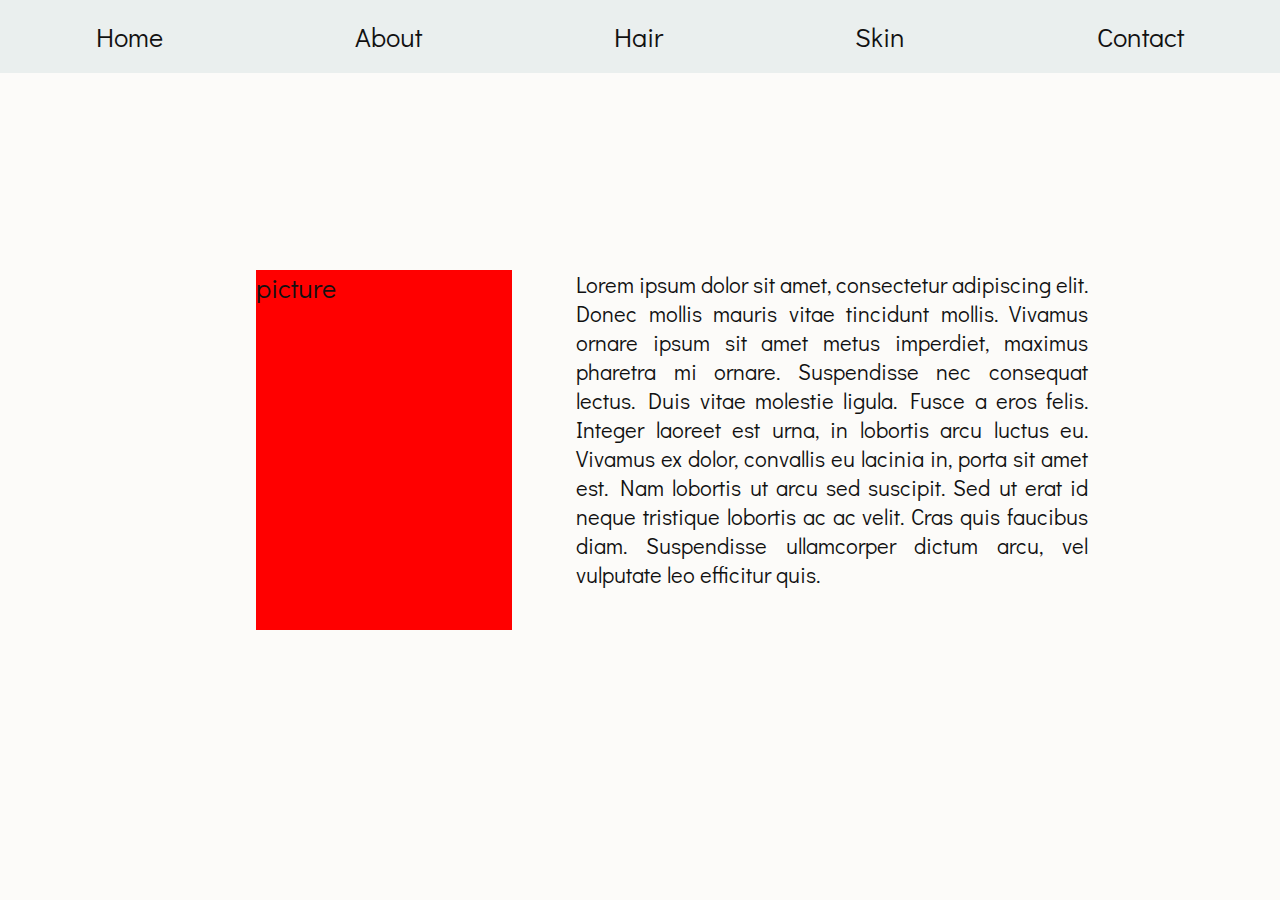
<file: templates/about.html>
<!DOCTYPE html>
<html>
<head>
	<title>About</title>
	<link rel="stylesheet" type="text/css" href="../style/style.css">
	<link rel="stylesheet" type="text/css" href="../style/about.css">
	<link href="https://fonts.googleapis.com/css?family=Didact+Gothic" rel="stylesheet">
</head>
<body>
	<div class="container">
		<!-- logo to home -->
		<a href="../index.html">Home</a>
		<a href="about.html" class="inner">About</a>
		<div class="dropdown">
			<a href="hair.html">Hair</a>
			<div class="dropdownLinks inner">
			    <a href="#">Information</a><br>
			    <a href="#">Products</a><br>
			    <a href="#">Procedures</a>
			</div>
		 </div>
		<div class="dropdown">
			<a href="skin.html">Skin</a>
			<div class="dropdownLinks inner">
			    <a href="#">Information</a><br>
			    <a href="#">Products</a><br>
			    <a href="#">Procedures</a>
			</div>
		 </div>
		<a href="" class="inner">Contact</a>
	</div>
	<div class="pic">
		picture
	</div>
	<div class="bio">
		Lorem ipsum dolor sit amet, consectetur adipiscing elit. Donec mollis mauris vitae tincidunt mollis. Vivamus ornare ipsum sit amet metus imperdiet, maximus pharetra mi ornare. Suspendisse nec consequat lectus. Duis vitae molestie ligula. Fusce a eros felis. Integer laoreet est urna, in lobortis arcu luctus eu. Vivamus ex dolor, convallis eu lacinia in, porta sit amet est. Nam lobortis ut arcu sed suscipit. Sed ut erat id neque tristique lobortis ac ac velit. Cras quis faucibus diam. Suspendisse ullamcorper dictum arcu, vel vulputate leo efficitur quis.
	</div>

</body>
</html>
</file>
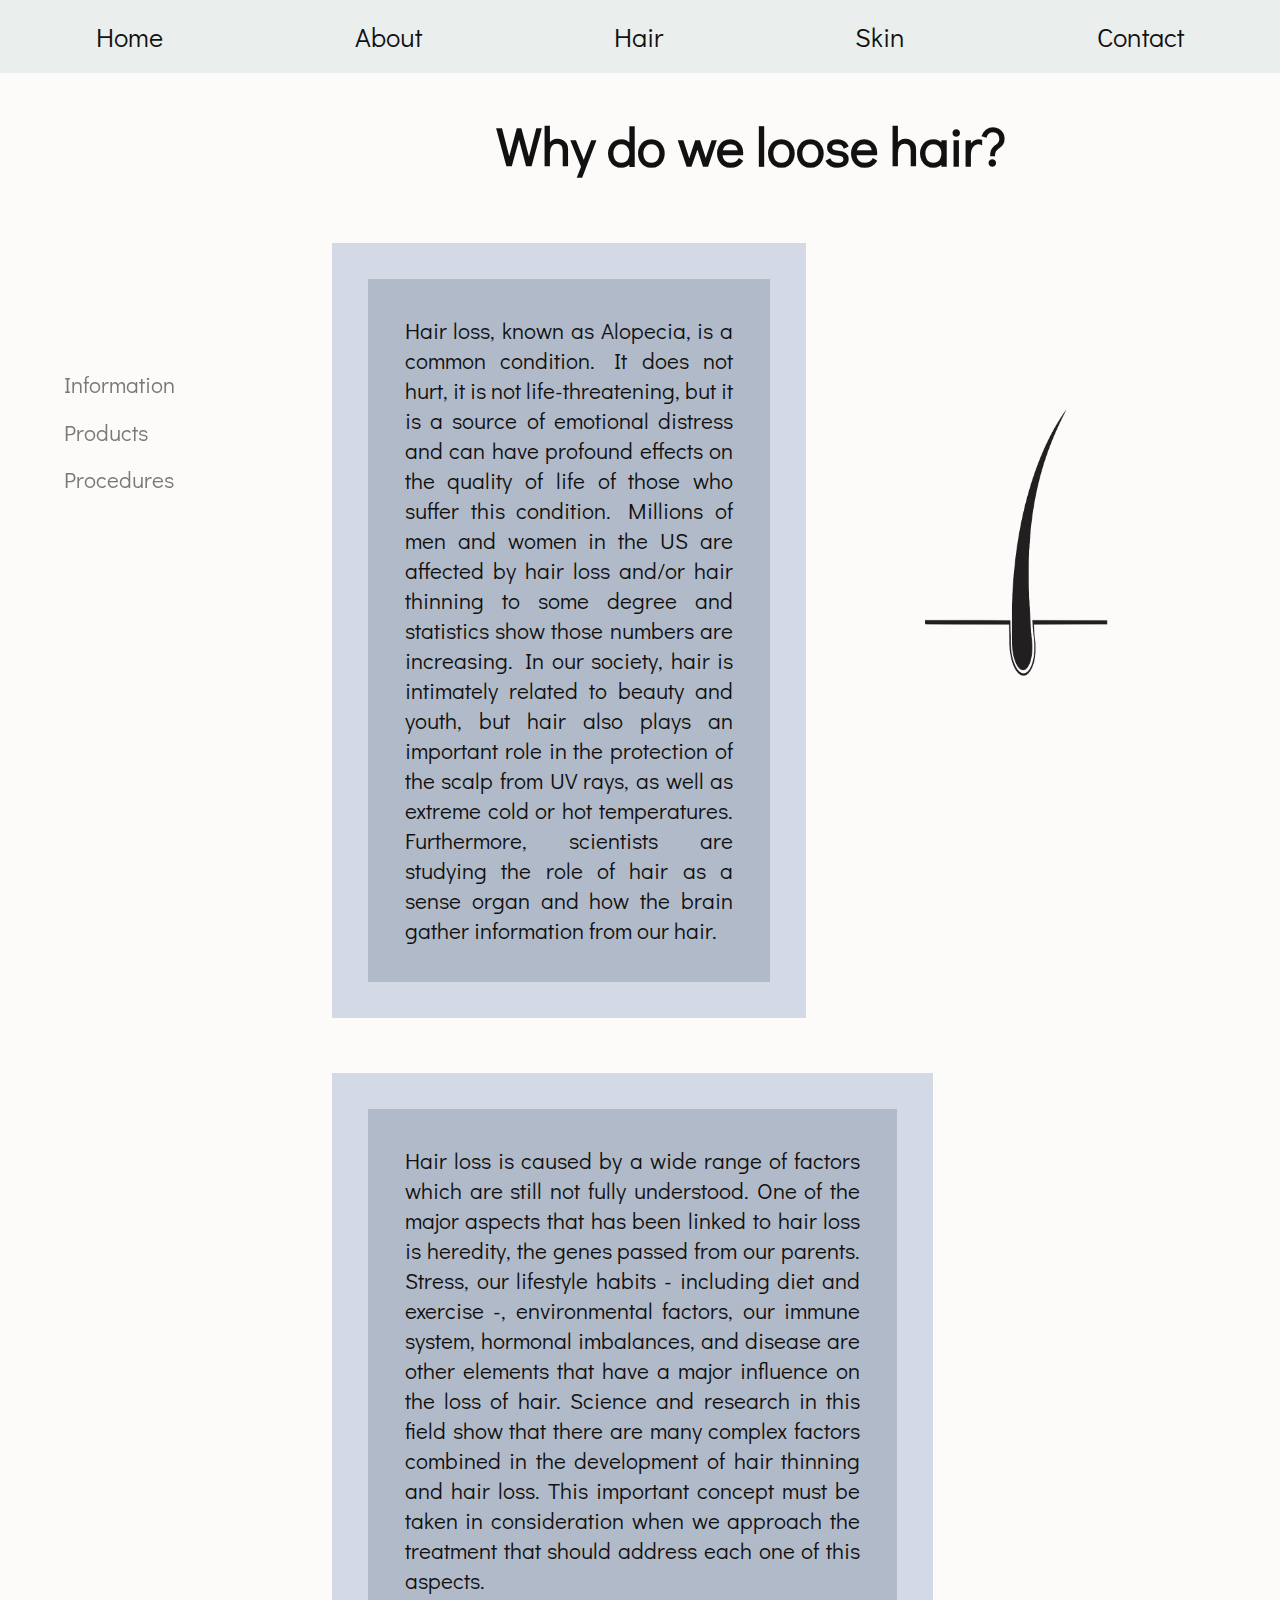
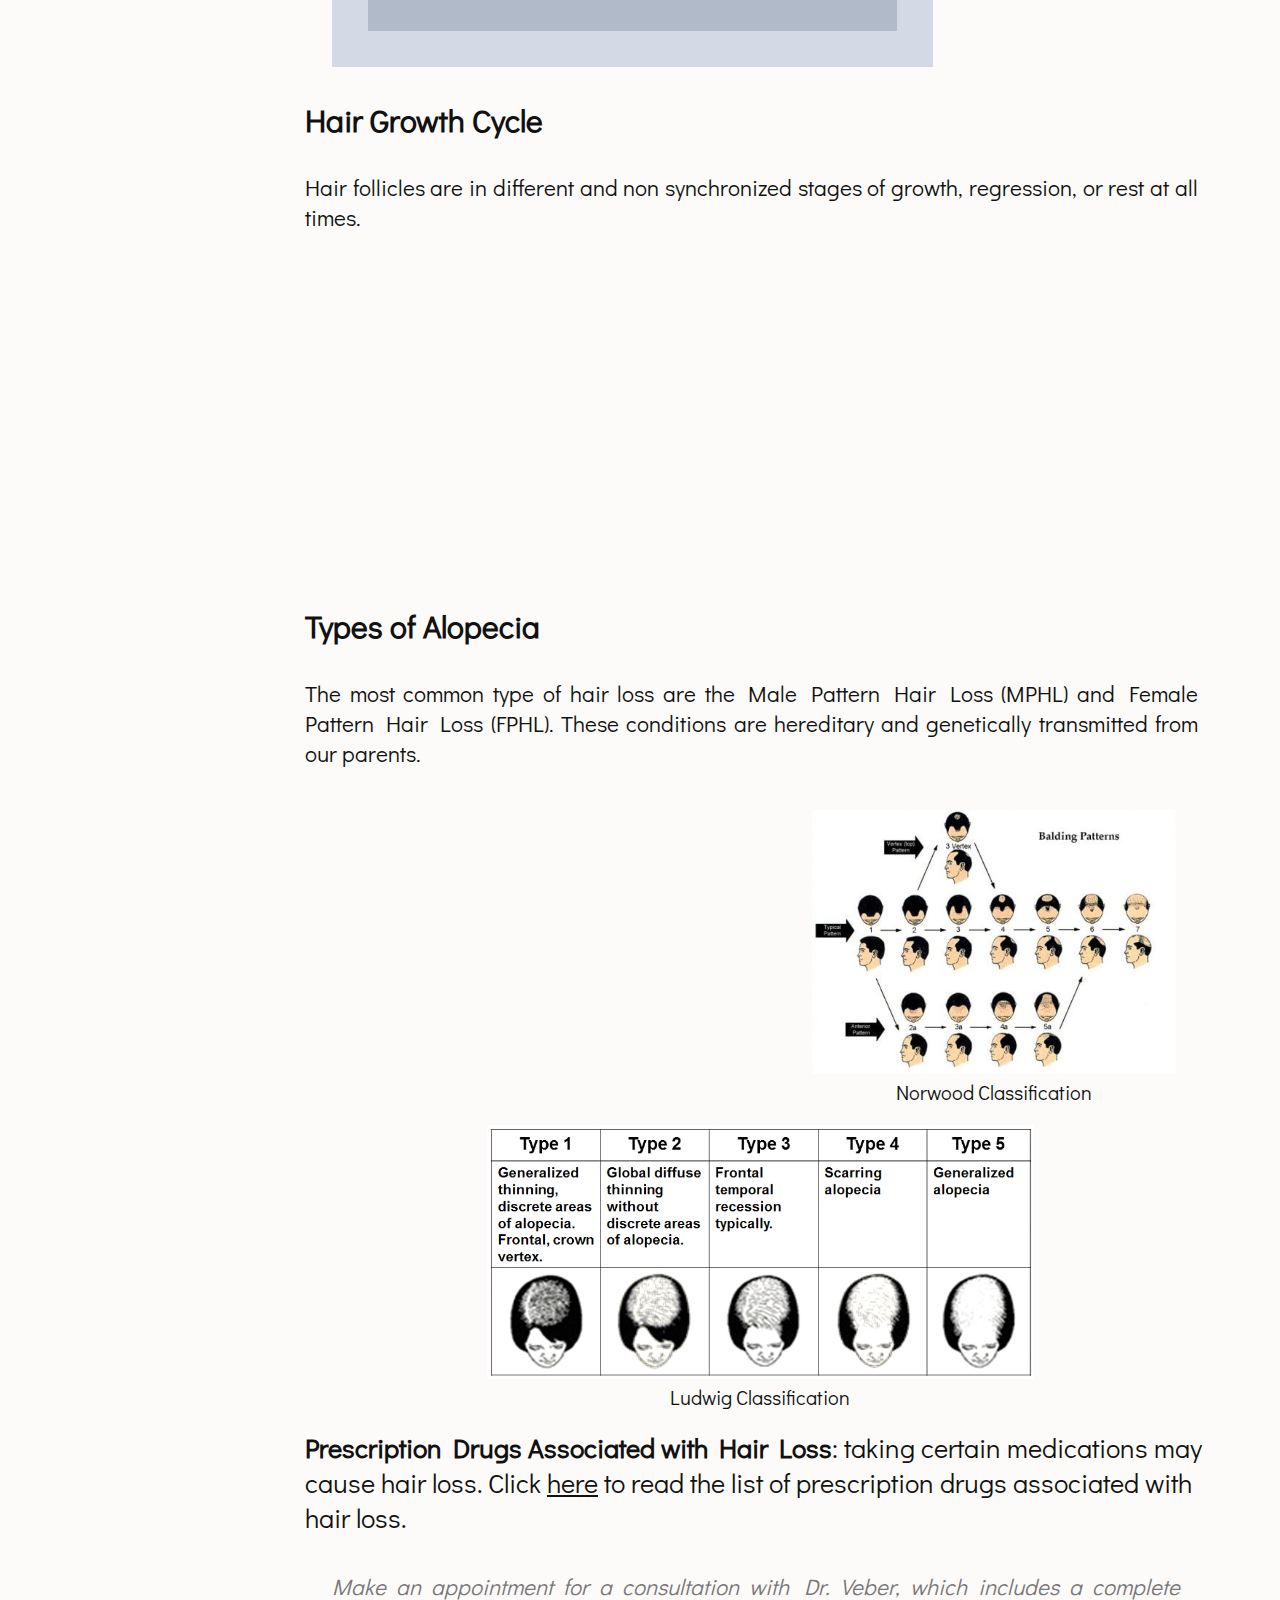
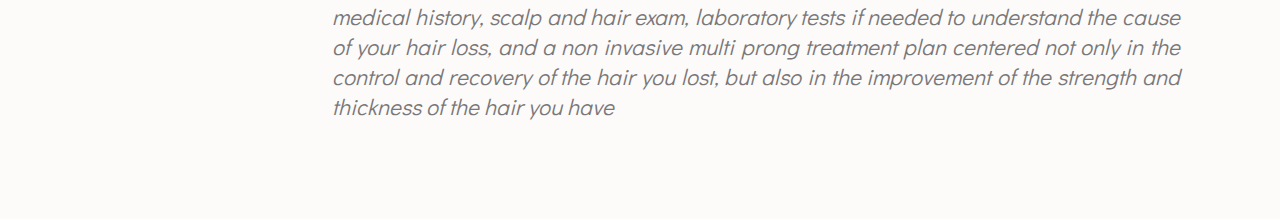
<file: templates/hair.html>
<!DOCTYPE html>
<html>
<head>
	<title>Hair</title>
	<link rel="stylesheet" type="text/css" href="../style/style.css">
	<link rel="stylesheet" type="text/css" href="../style/hair.css">
	<link href="https://fonts.googleapis.com/css?family=Didact+Gothic" rel="stylesheet">
</head>
<body>
	<div class="container">
		<!-- logo to home -->
		<a href="../index.html">Home</a>
		<a href="about.html" class="inner">About</a>
		<a href="hair.html" class="inner"> Hair</a>
		<a href="skin.html" class="inner">Skin</a>
		<a href="" class="inner">Contact</a>
	</div>
	<div class="flex">
		<div class="menu">
			<div class="menuOptions">
				<a href="#info">Information</a>
				<a href="#products">Products</a>
				<a href="#procedures">Procedures</a>
			</div>
		</div>
		<div class="content">
			<h1 id="info">Why do we loose hair?</h1>
			<div class="flex">
				<p class="section">
					Hair loss, known as Alopecia, is a common condition. It does not hurt, it is not life-threatening, but it is a source of emotional distress and can have profound effects on the quality of life of those who suffer  this condition. Millions of men and women in the US are affected by hair loss and/or hair thinning to some degree and statistics show those numbers are increasing. In our society, hair is intimately related to beauty and youth, but hair also plays an important role in the protection of the scalp from UV rays, as well as extreme cold or hot temperatures. Furthermore, scientists are studying the role of hair as a sense organ and how the brain gather information from our hair.
				</p>
				<p class="hairFol">
					<img src="../images/hairFol.png">
				</p>
				
			</div>
			<p class="section"> 
				Hair loss is caused by a wide range of factors which are still not fully understood. One of the major aspects that has been linked to hair loss is heredity, the genes passed from our parents. Stress, our lifestyle habits - including diet and exercise -, environmental factors, our immune system, hormonal imbalances, and disease are other elements that have a major influence on the loss of hair. Science and research in this field show that there are many complex factors combined in the development of hair thinning and hair loss. This important concept must be taken in consideration when we approach the treatment that should address each one of this aspects.
			</p>
			
			<h3>Hair Growth Cycle</h3>
			<p>
				Hair follicles are in different and non synchronized stages of growth, regression, or rest at all times.
				<iframe width="560" height="315" src="https://www.youtube.com/embed/Gxgy9k_SdZs" frameborder="0" allow="accelerometer; autoplay; encrypted-media; gyroscope; picture-in-picture" allowfullscreen></iframe>
			</p>
			<h3>Types of Alopecia</h3>
			<p>
				The most common type of hair loss are the Male Pattern Hair Loss (MPHL) and Female Pattern Hair Loss (FPHL). These conditions are hereditary and genetically transmitted from our parents.
			</p>
			<figure class="mphl">
				<img src="../images/baldness_scale.jpg">
				<figcaption>Norwood Classification</figcaption>
			</figure>
			<figure class="fphl">
				<img src="../images/hair_loss_women.jpg">
				<figcaption>Ludwig Classification</figcaption>
			</figure>
			
				<b>Prescription Drugs Associated with Hair Loss</b>: taking certain medications may cause hair loss. Click <a class="underline" href="prescription_drugs.html">here</a> to read the list of prescription drugs associated with hair loss.
			</p>
			<p class="italic appointment">
				Make an appointment for a consultation with Dr. Veber, which includes a complete medical history, scalp and hair exam, laboratory tests if needed to understand the cause of your hair loss, and a non invasive multi prong treatment plan centered not only in the control and recovery of the hair you lost, but also in the improvement of the strength and thickness of the hair you have
			</p>
		</div>
	</div>
	
	
</body>
</html>
</file>
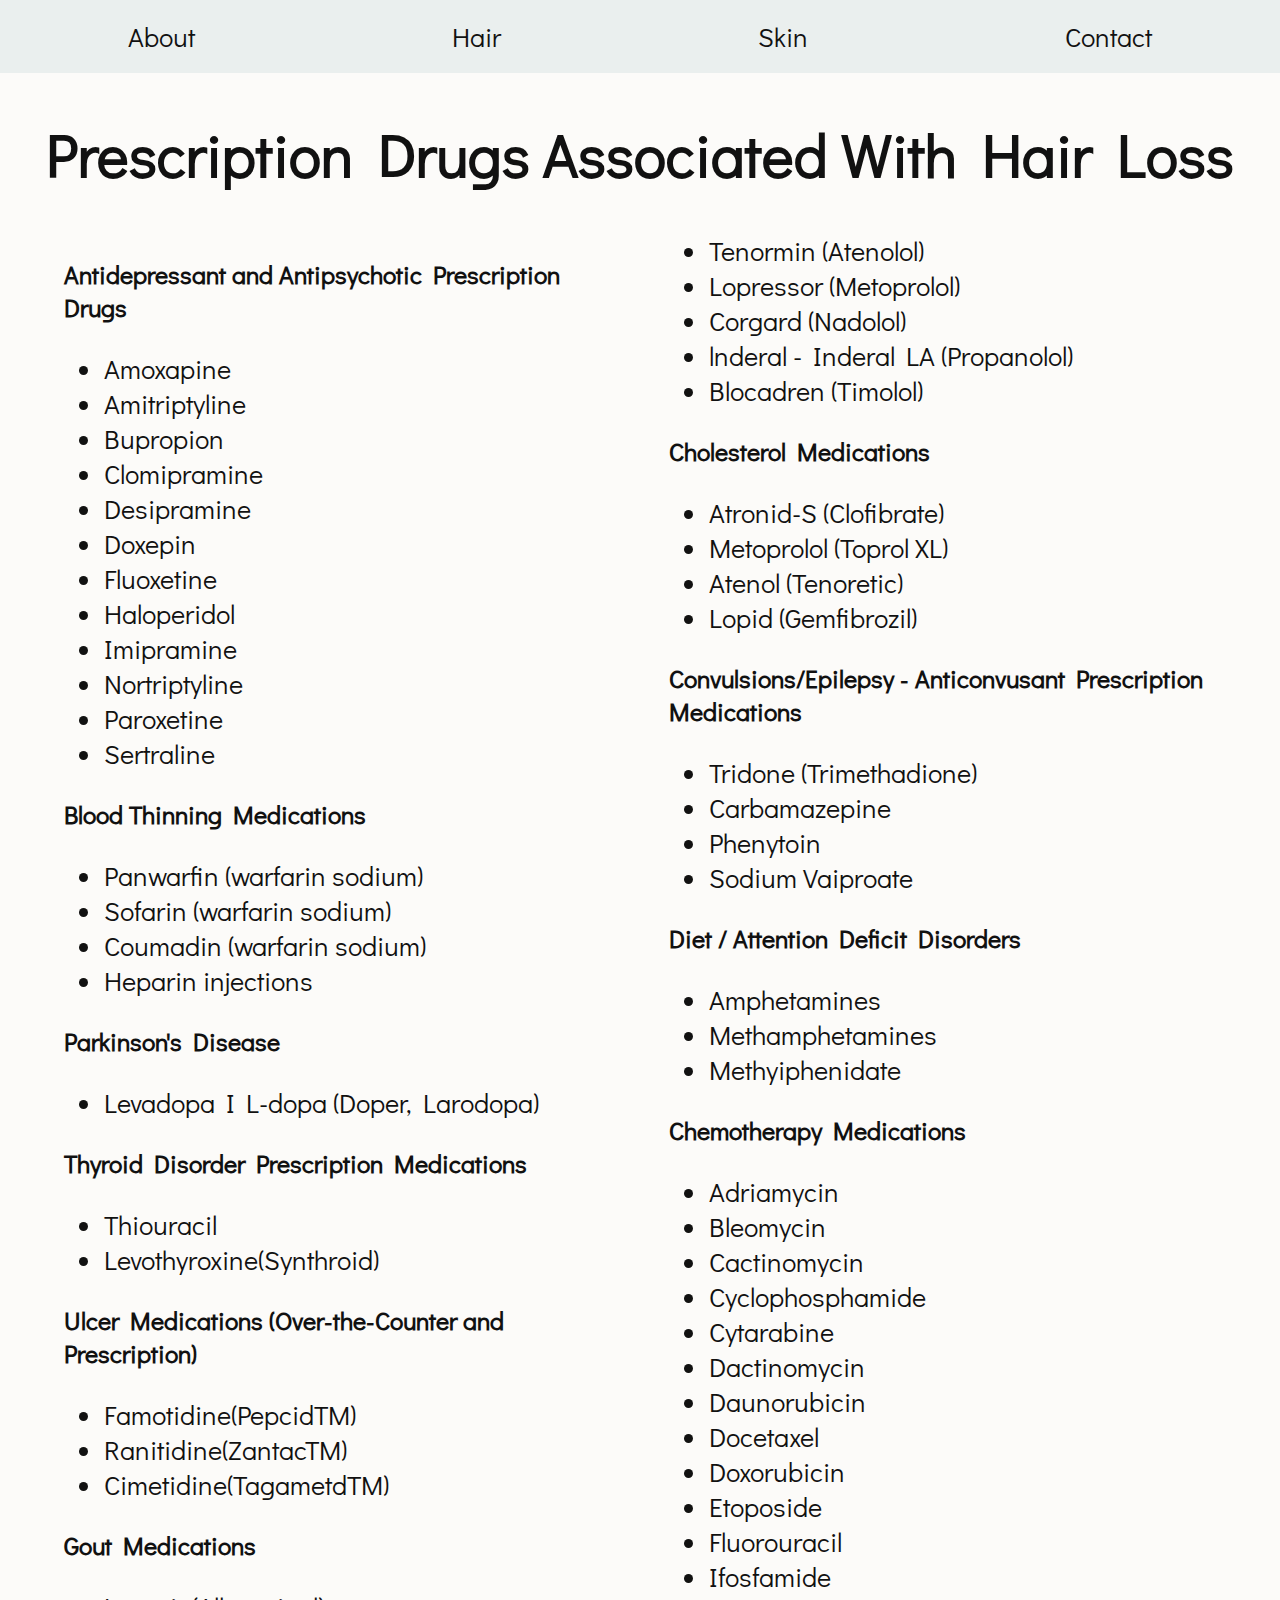
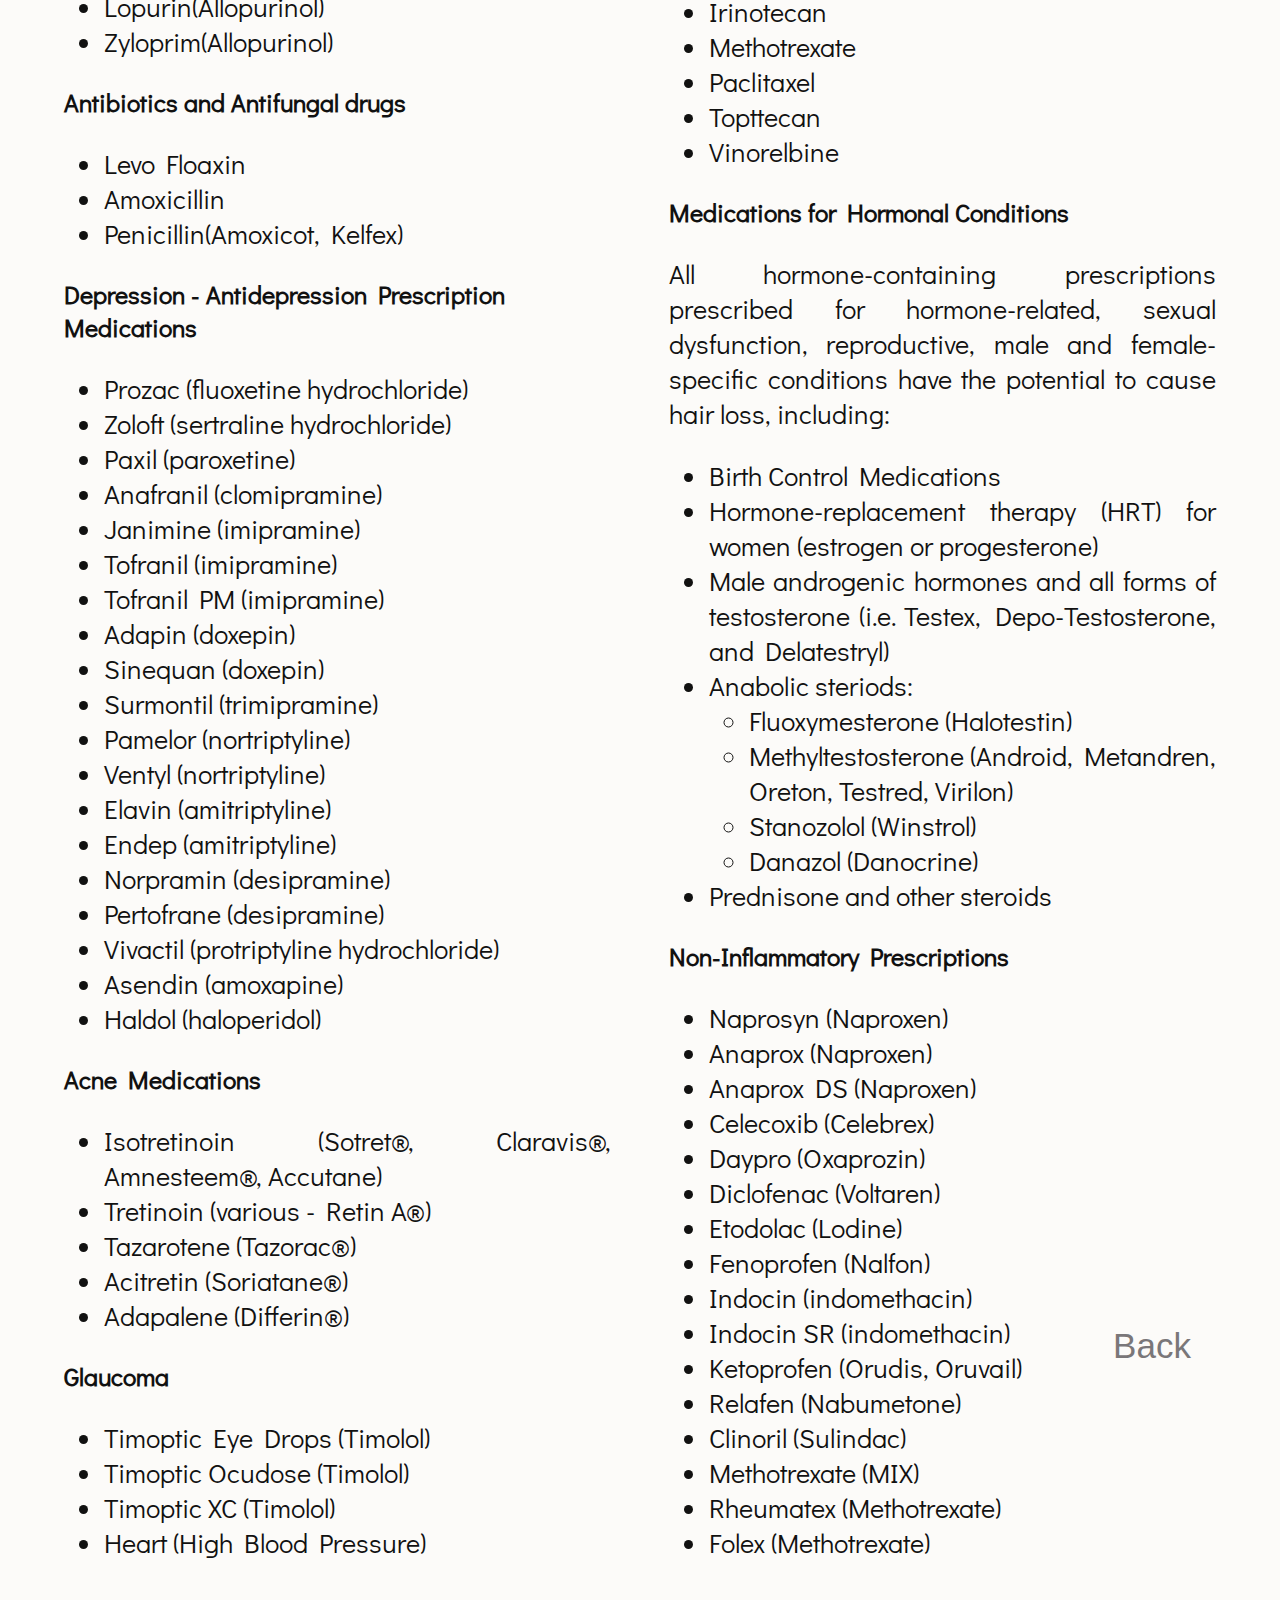
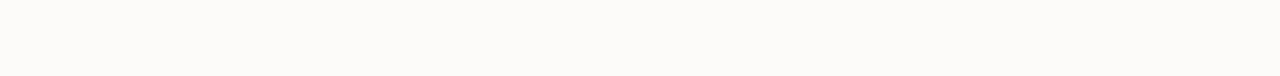
<file: templates/prescription_drugs.html>
<!DOCTYPE html>
<html>
<head>
	<title>Prescription Drugs Associated With Hair Loss</title>
	<link rel="stylesheet" type="text/css" href="../style/style.css">
	<link rel="stylesheet" type="text/css" href="../style/pres_drugs.css">
	<link href="https://fonts.googleapis.com/css?family=Didact+Gothic" rel="stylesheet">
	<script src="https://ajax.googleapis.com/ajax/libs/jquery/3.3.1/jquery.min.js"></script>
	<script type="text/javascript" src="../scripts/pres_drugs.js"></script>
</head>
<body>
	<div class="container">
		<!-- logo to home -->
		<a href="about.html" class="inner">About</a>
		<div class="dropdown">
			<a href="hair.html">Hair</a>
			<div class="dropdownLinks inner">
			    <a href="#">Information</a><br>
			    <a href="#">Products</a><br>
			    <a href="#">Procedures</a>
			</div>
		 </div>
		<a href="" class="inner">Skin</a>
		<a href="" class="inner">Contact</a>
	</div>
	<h1>Prescription Drugs Associated With Hair Loss</h1>
	<div class="column">
		<h3>Antidepressant and Antipsychotic Prescription Drugs</h3>
		<ul>
			<li>Amoxapine</li>
			<li>Amitriptyline</li>
			<li>Bupropion</li>
			<li>Clomipramine</li>
			<li>Desipramine</li>
			<li>Doxepin</li>
			<li>Fluoxetine</li>
			<li>Haloperidol</li>
			<li>Imipramine</li>
			<li>Nortriptyline</li>
			<li>Paroxetine</li>
			<li>Sertraline</li>
		</ul>
		<h3>Blood Thinning Medications</h3>
		<ul>
			<li>Panwarfin (warfarin sodium)</li>
			<li>Sofarin (warfarin sodium)</li>
			<li>Coumadin (warfarin sodium)</li>
			<li>Heparin injections</li>
		</ul>
		<h3>Parkinson's Disease</h3>
		<ul>
			<li>Levadopa I L-dopa (Doper, Larodopa)</li>
		</ul>
		<h3>Thyroid Disorder Prescription Medications</h3>
		<ul>
			<li>Thiouracil</li>
			<li>Levothyroxine(Synthroid)</li>
		</ul>
		<h3>Ulcer Medications (Over-the-Counter and Prescription)</h3>
		<ul>
			<li>Famotidine(PepcidTM)</li>
			<li>Ranitidine(ZantacTM)</li>
			<li>Cimetidine(TagametdTM)</li>
		</ul>
		<h3>Gout Medications</h3>
		<ul>
			<li>Lopurin(Allopurinol)</li>
			<li>Zyloprim(Allopurinol)</li>
		</ul>
		<h3>Antibiotics and Antifungal drugs</h3>
		<ul>
			<li>Levo Floaxin</li>
			<li>Amoxicillin</li>
			<li>Penicillin(Amoxicot, Kelfex)</li>
		</ul>
		<h3>Depression - Antidepression Prescription Medications</h3>
		<ul>
			<li>Prozac (fluoxetine hydrochloride)</li>
			<li>Zoloft (sertraline hydrochloride)</li>
			<li>Paxil (paroxetine)</li>
			<li>Anafranil (clomipramine)</li>
			<li>Janimine (imipramine)</li>
			<li>Tofranil (imipramine)</li>
			<li>Tofranil PM (imipramine)</li>
			<li>Adapin (doxepin)</li>
			<li>Sinequan (doxepin)</li>
			<li>Surmontil (trimipramine)</li>
			<li>Pamelor (nortriptyline)</li>
			<li>Ventyl (nortriptyline)</li>
			<li>Elavin (amitriptyline)</li>
			<li>Endep (amitriptyline)</li>
			<li>Norpramin (desipramine)</li>
			<li>Pertofrane (desipramine)</li>
			<li>Vivactil (protriptyline hydrochloride)</li>
			<li>Asendin (amoxapine)</li>
			<li>Haldol (haloperidol)</li>
		</ul>
		<h3>Acne Medications</h3>
			<ul>
				<li>Isotretinoin (Sotret®, Claravis®, Amnesteem®, Accutane)</li>
				<li>Tretinoin (various - Retin A®)</li>
				<li>Tazarotene (Tazorac®)</li>
				<li>Acitretin (Soriatane®)</li>
				<li>Adapalene (Differin®)</li>
			</ul>
		<h3>Glaucoma</h3>
		<ul>
			<li>Timoptic Eye Drops (Timolol)</li>
			<li>Timoptic Ocudose (Timolol)</li>
			<li>Timoptic XC (Timolol)</li>
			<li>Heart (High Blood Pressure)</li>
			<li>Tenormin (Atenolol)</li>
			<li>Lopressor (Metoprolol)</li>
			<li>Corgard (Nadolol)</li>
			<li>lnderal - Inderal LA (Propanolol)</li>
			<li>Blocadren (Timolol)</li>
		</ul>
		<h3>Cholesterol Medications</h3>
		<ul>
			<li>Atronid-S (Clofibrate)</li>
			<li>Metoprolol (Toprol XL)</li>
			<li>Atenol (Tenoretic)</li>
			<li>Lopid (Gemfibrozil)</li>
		</ul>
		<h3>Convulsions/Epilepsy - Anticonvusant Prescription Medications</h3>
		<ul>
			<li>Tridone (Trimethadione)</li>
			<li>Carbamazepine</li>
			<li>Phenytoin</li>
			<li>Sodium Vaiproate</li>
		</ul>
		<h3>Diet / Attention Deficit Disorders</h3>
		<ul>
			<li>Amphetamines</li>
			<li>Methamphetamines</li>
			<li>Methyiphenidate</li>
		</ul>
		<h3>Chemotherapy Medications</h3>
		<ul>
			<li>Adriamycin</li>
			<li>Bleomycin</li>
			<li>Cactinomycin</li>
			<li>Cyclophosphamide</li>
			<li>Cytarabine</li>
			<li>Dactinomycin</li>
			<li>Daunorubicin</li>
			<li>Docetaxel</li>
			<li>Doxorubicin</li>
			<li>Etoposide</li>
			<li>Fluorouracil</li>
			<li>Ifosfamide</li>
			<li>Irinotecan</li>
			<li>Methotrexate</li>
			<li>Paclitaxel</li>
			<li>Topttecan</li>
			<li>Vinorelbine</li>
		</ul>
		<h3>Medications for Hormonal Conditions</h3>
		<p>
			All hormone-containing prescriptions prescribed for hormone-related, sexual dysfunction, reproductive, male and female-specific conditions have the potential to cause hair loss, including:
		</p>
		<ul>
			<li>Birth Control Medications</li>
			<li>Hormone-replacement therapy (HRT) for women (estrogen or progesterone)</li>
			<li>Male androgenic hormones and all forms of testosterone (i.e. Testex, Depo-Testosterone, and Delatestryl)</li>
			<li>
				Anabolic steriods:
				<ul>
					<li>Fluoxymesterone (Halotestin)</li>
					<li>Methyltestosterone (Android, Metandren, Oreton, Testred, Virilon)</li>
					<li>Stanozolol (Winstrol)</li>
					<li>Danazol (Danocrine)</li>
				</ul>
			</li>
			<li>Prednisone and other steroids</li>
		</ul>
		<h3>Non-Inflammatory Prescriptions</h3>
		<ul>
			<li>Naprosyn (Naproxen)</li>
			<li>Anaprox (Naproxen)</li>
			<li>Anaprox DS (Naproxen)</li>
			<li>Celecoxib (Celebrex)</li>
			<li>Daypro (Oxaprozin)</li>
			<li>Diclofenac (Voltaren)</li>
			<li>Etodolac (Lodine)</li>
			<li>Fenoprofen (Nalfon)</li>
			<li>Indocin (indomethacin)</li>
			<li>Indocin SR (indomethacin)</li>
			<li>Ketoprofen (Orudis, Oruvail)</li>
			<li>Relafen (Nabumetone)</li>
			<li>Clinoril (Sulindac)</li>
			<li>Methotrexate (MIX)</li>
			<li>Rheumatex (Methotrexate)</li>
			<li>Folex (Methotrexate)</li>
		</ul>	
	</div>
	<button class="back">
		Back
	</button>
</body>
</html>
</file>
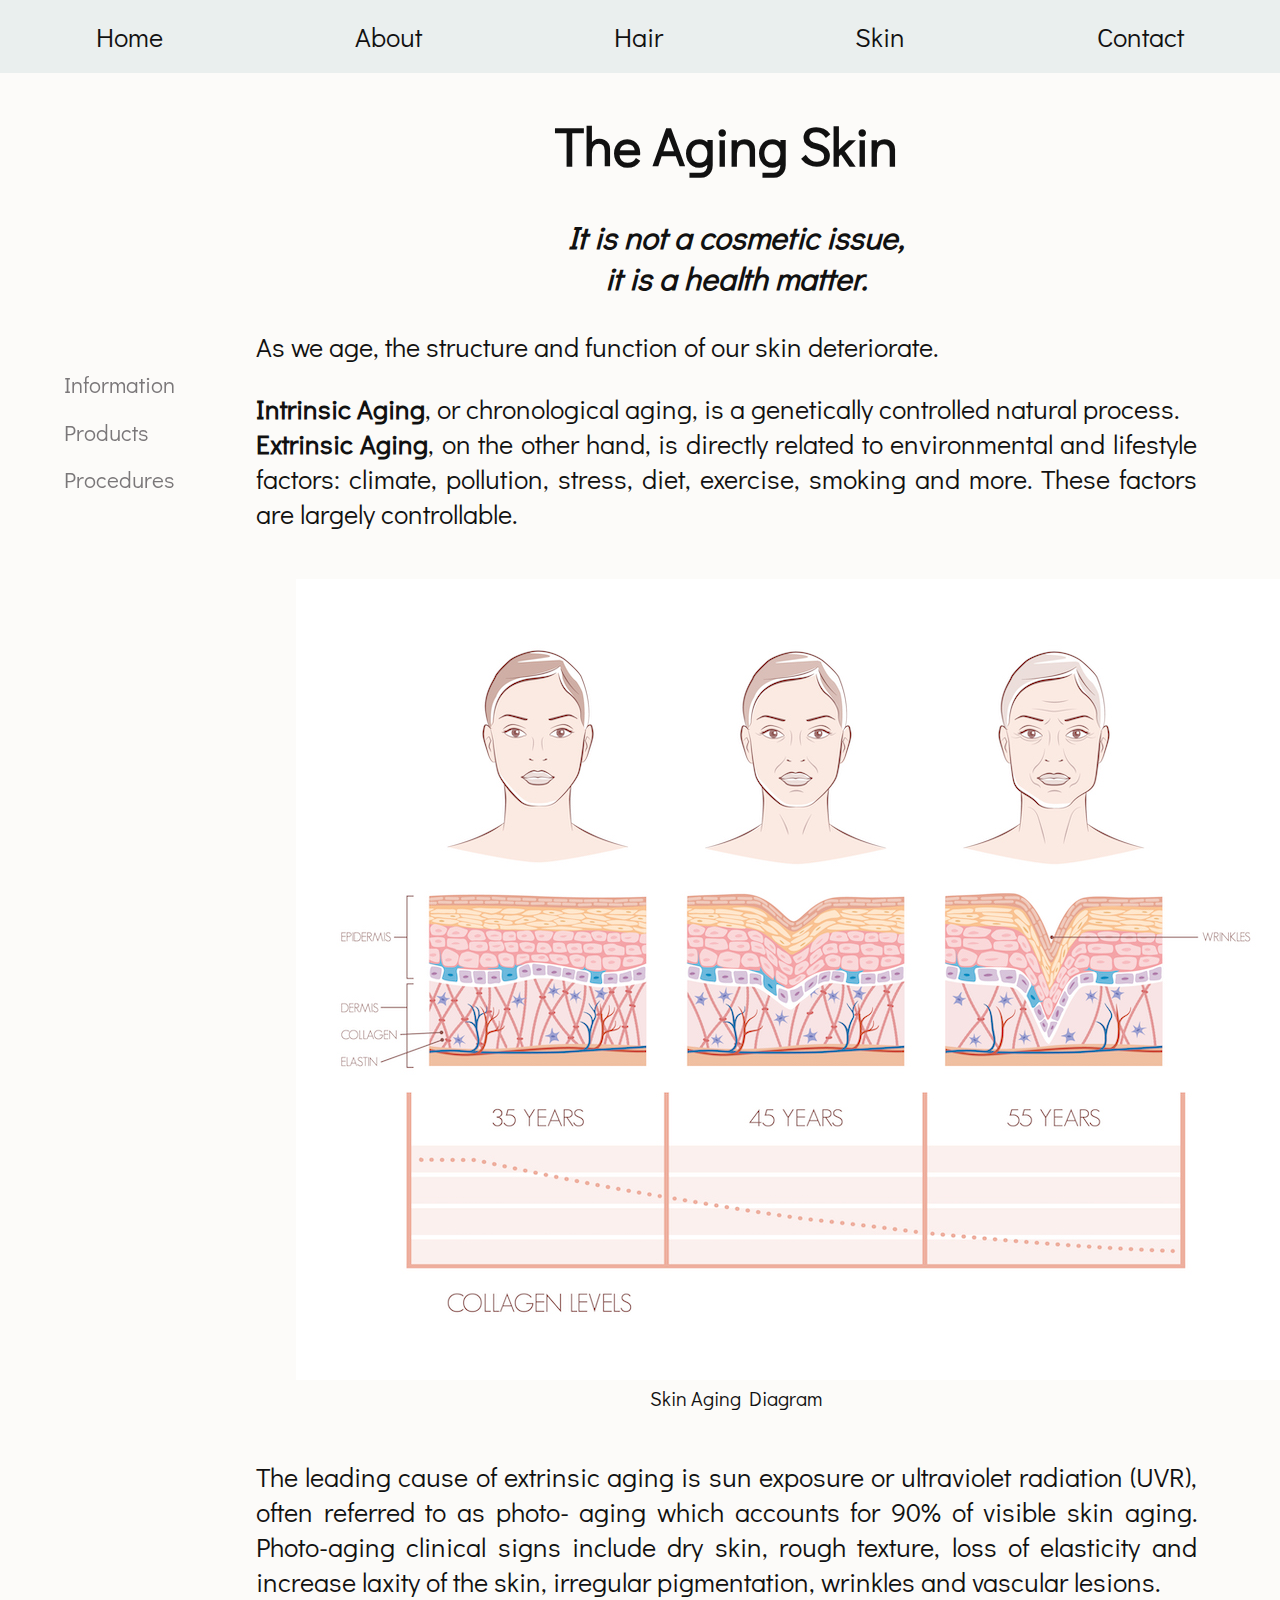
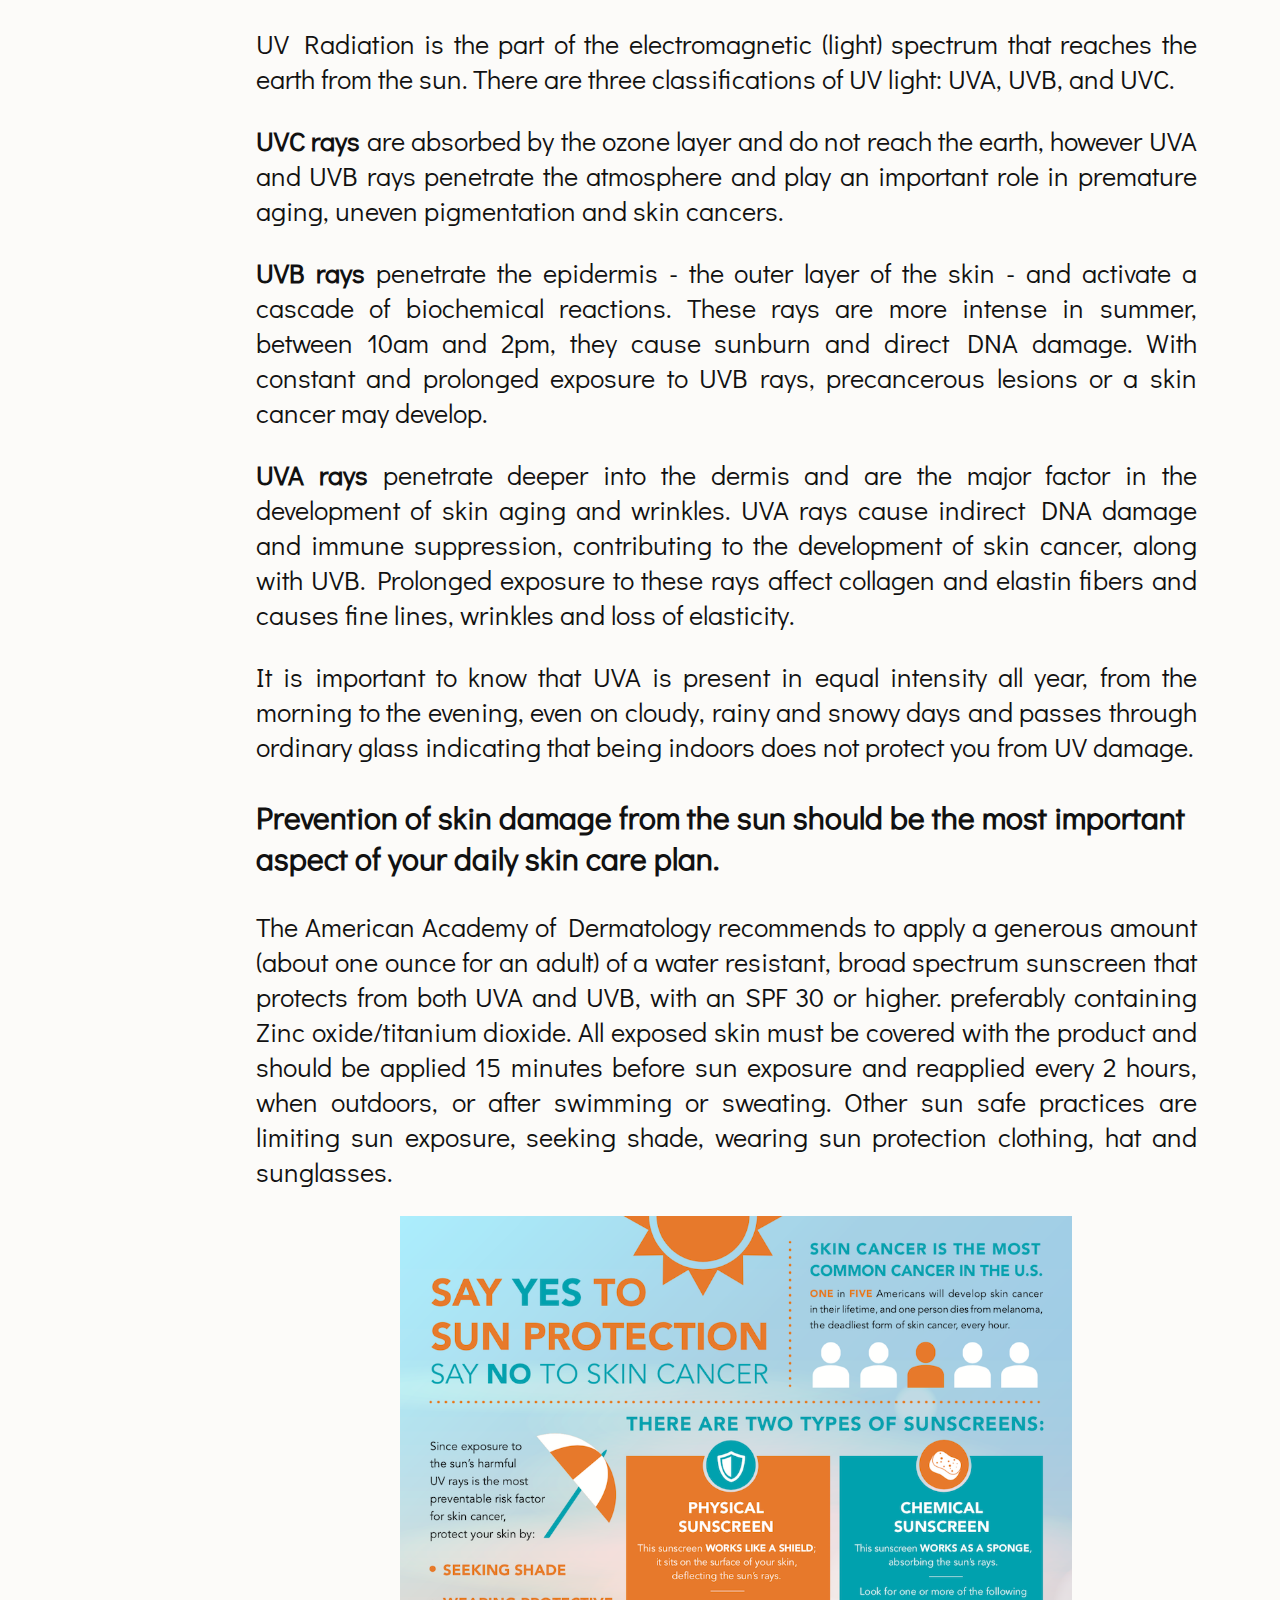
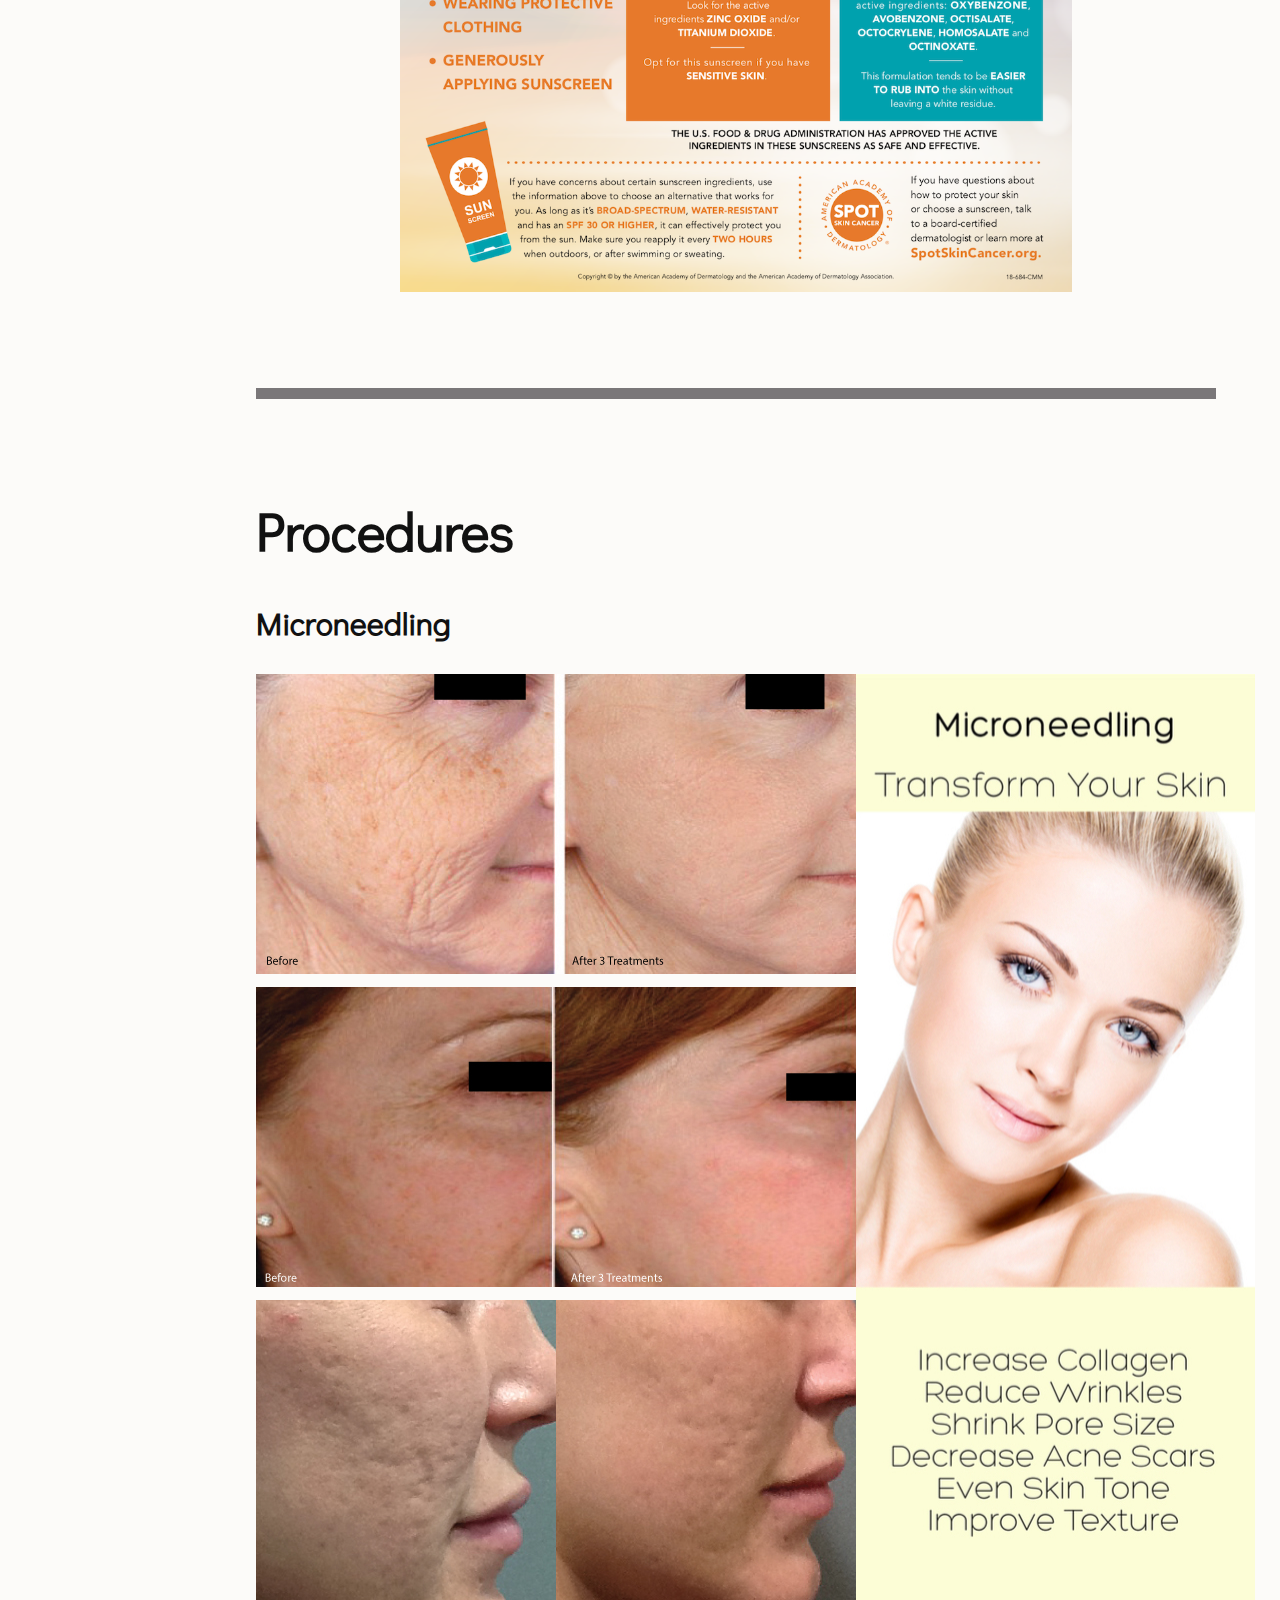
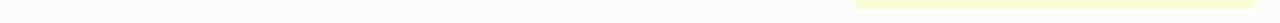
<file: templates/skin.html>
<!DOCTYPE html>
<html>
<head>
	<title>Skin</title>
	<link rel="stylesheet" type="text/css" href="../style/style.css">
	<link rel="stylesheet" type="text/css" href="../style/skin.css">
	<link href="https://fonts.googleapis.com/css?family=Didact+Gothic" rel="stylesheet">
</head>
<body>
	<div class="container">
		<!-- logo to home -->
		<a href="../index.html">Home</a>
		<a href="about.html" class="inner">About</a>
		<a href="hair.html" class="inner"> Hair</a>
		<a href="skin.html" class="inner">Skin</a>
		<a href="" class="inner">Contact</a>
	</div>
	<div class="flex">
		<div class="menu">
			<div class="menuOptions">
				<a href="#info">Information</a>
				<a href="#products">Products</a>
				<a href="#procedures">Procedures</a>
			</div>
		</div>
		<div class="content">

			<!--Info-->

			<h1 class="title">The Aging Skin</h1>
			<h3 class="italic title">It is not a cosmetic issue, <br>it is a health matter.</h3>
			<p>
				As we age, the structure and function of our skin deteriorate.
			</p>
			<p>
				<b>Intrinsic Aging</b>, or chronological aging, is a genetically controlled natural process. <br>
				<b>Extrinsic Aging</b>, on the other hand, is directly related to environmental and lifestyle factors: climate, pollution, stress, diet, exercise, smoking and more. These factors are largely controllable.
			</p>
			<figure class="skin-aging">
				<img src="../images/skin_aging.jpg">
				<figcaption>Skin Aging Diagram</figcaption>
			</figure>
			<p>
				The leading cause of extrinsic aging is sun exposure or ultraviolet radiation (UVR), often referred to as photo- aging which accounts for 90% of visible skin aging. Photo-aging clinical signs include dry skin, rough texture, loss of elasticity and increase laxity of the skin, irregular pigmentation, wrinkles and vascular lesions. 
			</p>
			<p>
				UV Radiation is the part of the electromagnetic (light) spectrum that reaches the earth from the sun.  There are three classifications of UV light: UVA, UVB, and UVC.
			</p>
			<p>
				<b>UVC rays</b> are absorbed by the ozone layer and do not reach the earth, however UVA and UVB rays penetrate the atmosphere and play an important role in premature aging, uneven pigmentation and skin cancers.  
			</p>
			<p>
				<b>UVB rays</b> penetrate the epidermis - the outer layer of the skin -  and activate a cascade of biochemical reactions. These rays are more intense in summer, between 10am and 2pm, they cause sunburn and direct DNA damage. With constant and prolonged exposure to UVB rays, precancerous lesions or a skin cancer may develop. 
			</p>
			<p>
				<b>UVA rays</b> penetrate deeper into the dermis and are the major factor in the development of skin aging and wrinkles. UVA  rays cause indirect DNA damage and immune suppression, contributing to the development of skin cancer, along with UVB. Prolonged exposure to these rays affect collagen and elastin fibers and causes fine lines, wrinkles and loss of elasticity.   
			</p>
			<p>
				It is important to know that UVA is present in equal intensity all year, from the morning to the evening, even on cloudy, rainy and snowy days and passes through ordinary glass indicating that being indoors does not protect you from UV damage. </p>
			<h3>
				Prevention of skin damage from the sun should be the most important aspect of your daily skin care plan.
			</h3>
			<p>
				The American Academy of Dermatology recommends to apply a generous amount (about one ounce for an adult) of a water resistant, broad spectrum sunscreen that protects from both UVA and UVB, with an SPF 30 or higher.  preferably containing Zinc oxide/titanium dioxide. All exposed skin must be covered with the product and should be applied  15 minutes before sun exposure and reapplied every 2 hours, when outdoors, or after swimming or sweating. Other sun safe practices are limiting sun exposure, seeking shade, wearing sun protection clothing, hat and sunglasses.
			</p>
			<img class="sun-protec" src="../images/sun_protec.png">



			<!--Procedures-->

			<div class="line"></div>
			<h1>Procedures</h1>
			<h3>Microneedling</h3>
			<div class="collage">
				<div class="micro">
					<img class="micro one " src="../images/microneedling1.jpg">
					<img class="micro two" src="../images/microneedling2.jpg">
					<img class="micro three" src="../images/microneedling3.jpg">
				</div>
				<img id="pic" class="micro four" src="../images/microneedling_brochure.jpg">
			</div>
			
			


 


		</div>
	</div>
</file>
<file: style/style.css>
body{
	background-color: #fcfbf9;
	font-family: 'Didact Gothic', sans-serif;
	font-size: 3vh;
	color: #111111;
	margin: 0;
}

p, li{
	font-size: 3vh;
	text-align: justify;
}

.container{
	display: flex;
	padding-left: 0%;
	justify-content: space-around;
	padding-top: 1.5%;
	padding-bottom: 1.5%;
	background-color: #dee6e69e;
	z-index: 101;
	font-size: 3vh;
}

a{
	text-decoration: none;
	color: #111111;
	z-index: 100;
}

a:hover{
	cursor: pointer;
}

.dropdwon{
	position: relative;
	display: inline-block;
}

.dropdownLinks{
	display: none;
 	position: absolute;
 	/*background-color: #cec0d4;*/
	z-index: 1;
	padding-top: 1%;
}

.dropdownLinks>a{
	padding-left: 1%;
	padding-right: 1%;
	width: 20%;
}

.dropdown:hover .dropdownLinks{
	display: block;
}

.dropdownLinks a:hover{
	font-weight: 1000;
}

.flex{
	width: 100%;
	display: inline-flex;
}

.menu{
	width: 23%;
}

.menuOptions{
	position: fixed;
	top: 40%;
	left: 5%;
	display: flex;
	flex-direction: column;
}

.menuOptions>a{
	padding-top: 8%;
	padding-bottom: 8%;
	color: #7a7779;
	font-size: 2.5vh;
}

.menuOptions>a:hover{
	color: black;
}


.content{
	width: 75%;
	margin-left: 2%;
	margin-right: 5%;
}

.italic{
	font-style: italic;
}

.underline{
	text-decoration: underline;
}

figcaption{
	text-align: center;
}

.line{
	width: 100%;
	height: .25%;
	background-color: #7a7779;
	margin-top: 10%;
	margin-bottom: 10%;
}

.section{
	background-color: #b1bac9;
	border: 4vh solid #d3dae5;
	padding: 4%;
	margin: 3%;
	width: 50%;
}
</file>
<file: style/about.css>
.pic{
	position: absolute;
	top: 30%;
	left: 20%;
	background-color: red;
	width: 20%;
	height: 40%;
}

.bio{
	position: absolute;
	top: 30%;
	left: 45%;
	width: 40%;
	height: 40%;
	font-size: 22px;
	text-align: justify;
}
</file>
<file: style/hair.css>
h1, p{
	margin-right: 2%;
	font-size: 2.5vh;
	height: auto;
}

h1{
	text-align: center;
}

h1{
	font-size: 6vh;
}

.woman_comb{
	float: right;
	width: 40%;
	height: auto;
	margin-left: 2%;
}

.man_mirror{
	float: left;
	width: 40%;
	height: auto;
	margin-right: 2%;
}

iframe{
	margin-left: auto;
	margin-right: auto;
	margin-top: 3%;
	text-align: center;
	display: block; 
}

.mphl{
	float: right;
	margin-left: 2%;
	font-size: 20px;
	width: 40%;
	height: auto;
}

.mphl>img{
	width: 100%;
	height: auto;
}

.fphl{
	margin-left: auto;
  	margin-right: auto;
	font-size: 20px;
	display: block;
	width: 60%;
	height: auto;
	text-align: center;
}

.fphl>img{
	width: 100%;
	height: auto;
}


.appointment{
	margin-bottom: 10%;
	color: #7a7779;
	margin-top: 4%;
	margin-left: 3%;
	margin-right: 4%;
}

.hairFol{
	width: 50%;
	height: auto;
	margin: 3%;
	line-height: auto;
}

.hairFol>img{
	width: 100%;
	position: relative;
	top: 20%;


}
</file>
<file: style/pres_drugs.css>
h1{
	text-align: center;
	font-size: 60px;
}

h3{
	font-size: 25px;
}

.column{
	column-count: 2;
	column-gap: 5%;
	margin-left: 5%;
	margin-right: 5%;
	margin-bottom: 8%;
}

.back{
	font-size: 35px;
	width: 10%;
	position: absolute;
	top: 325%;
	left: 85%;
	background-color: #fcfbf9;
	border: none;
	color: #7a7779;
}

.back:hover{
	cursor: pointer;
	color: black;
}
</file>
<file: style/skin.css>
.title{
	text-align: center;
}

h1, p{
	margin-right: 2%;
}

.skin-aging{
	font-size: 20px;
	margin-top: 5%;
	margin-bottom: 5%;
}

.sun-protec{
	width: 70%;
	height: auto;
	margin-left: auto;
	margin-right: auto;
	display: block;
}

.micro{
	display: inline-block;
	position: relative;
	margin-bottom: 1%;
	width: 100%
	height: auto;
}

.collage{
	display: inline-flex;
	width: 100%;
	height: auto;
}
</file>
